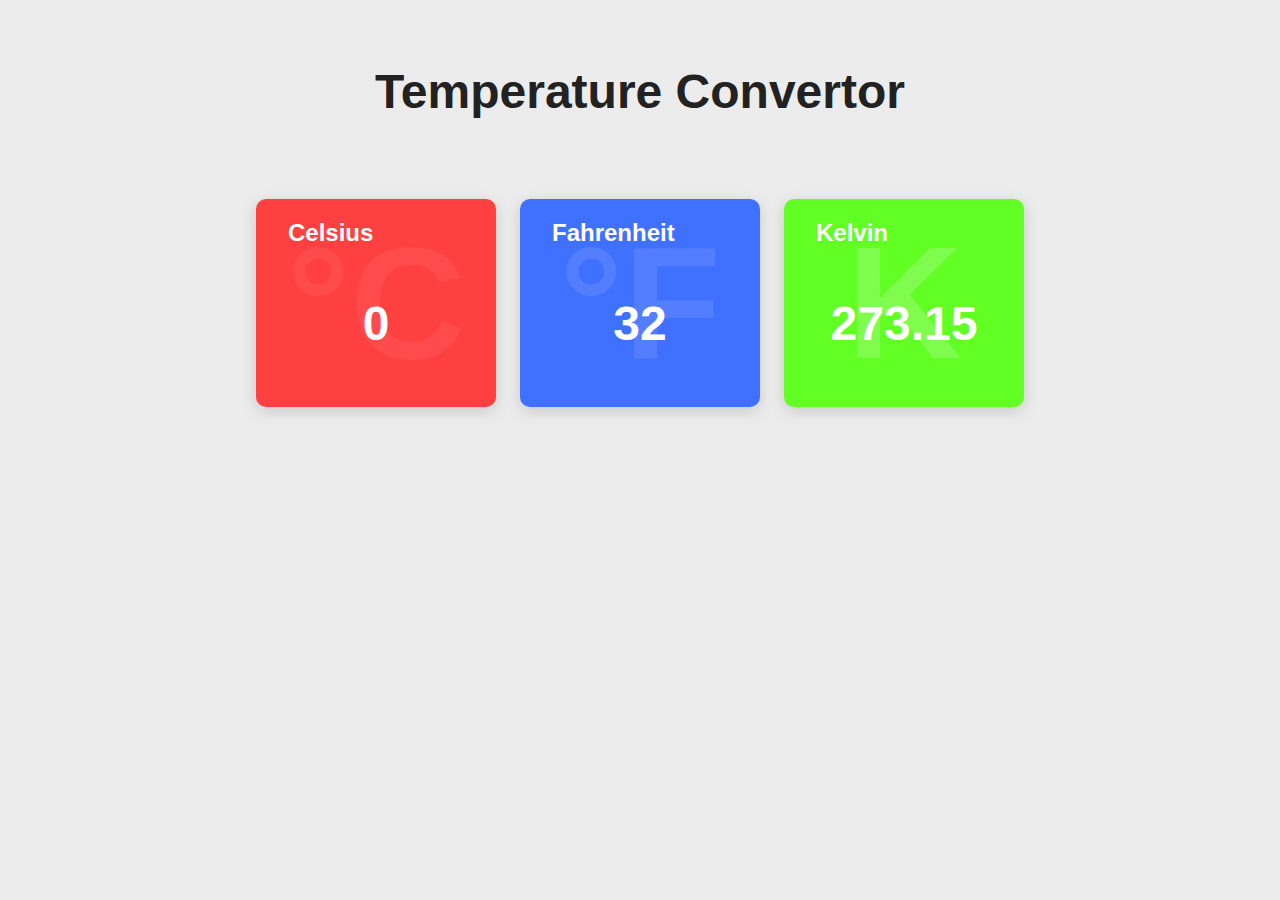
<file: Temperature convertor/index.html>
<!DOCTYPE html>
<html lang="en">
<head>
    <meta charset="UTF-8">
    <meta name="viewport" content="width=device-width, initial-scale=1.0">
    <title>Temperature Convertor</title>
    <link rel="stylesheet" href="style.css">
</head>
<body>

    <h1 class="title">Temperature Convertor</h1>

    <div class="units">
        
        <div class="panel">
            <h1 class="bg-unit">&deg;C</h1>
            <h2>Celsius</h2>
            <input type="number" id="celsius" value="0">
        </div>

        <div class="panel">
            <h1 class="bg-unit">&deg;F</h1>
            <h2>Fahrenheit</h2>
            <input type="number" id="fahrenheit" value="32">
        </div>

        <div class="panel">
            <h1 class="bg-unit">K</h1>
            <h2>Kelvin</h2>
            <input type="number" id="kelvin" value="273.15">
        </div>
    </div>
    
</body>
<script src="script.js"></script>
</html>
</file>
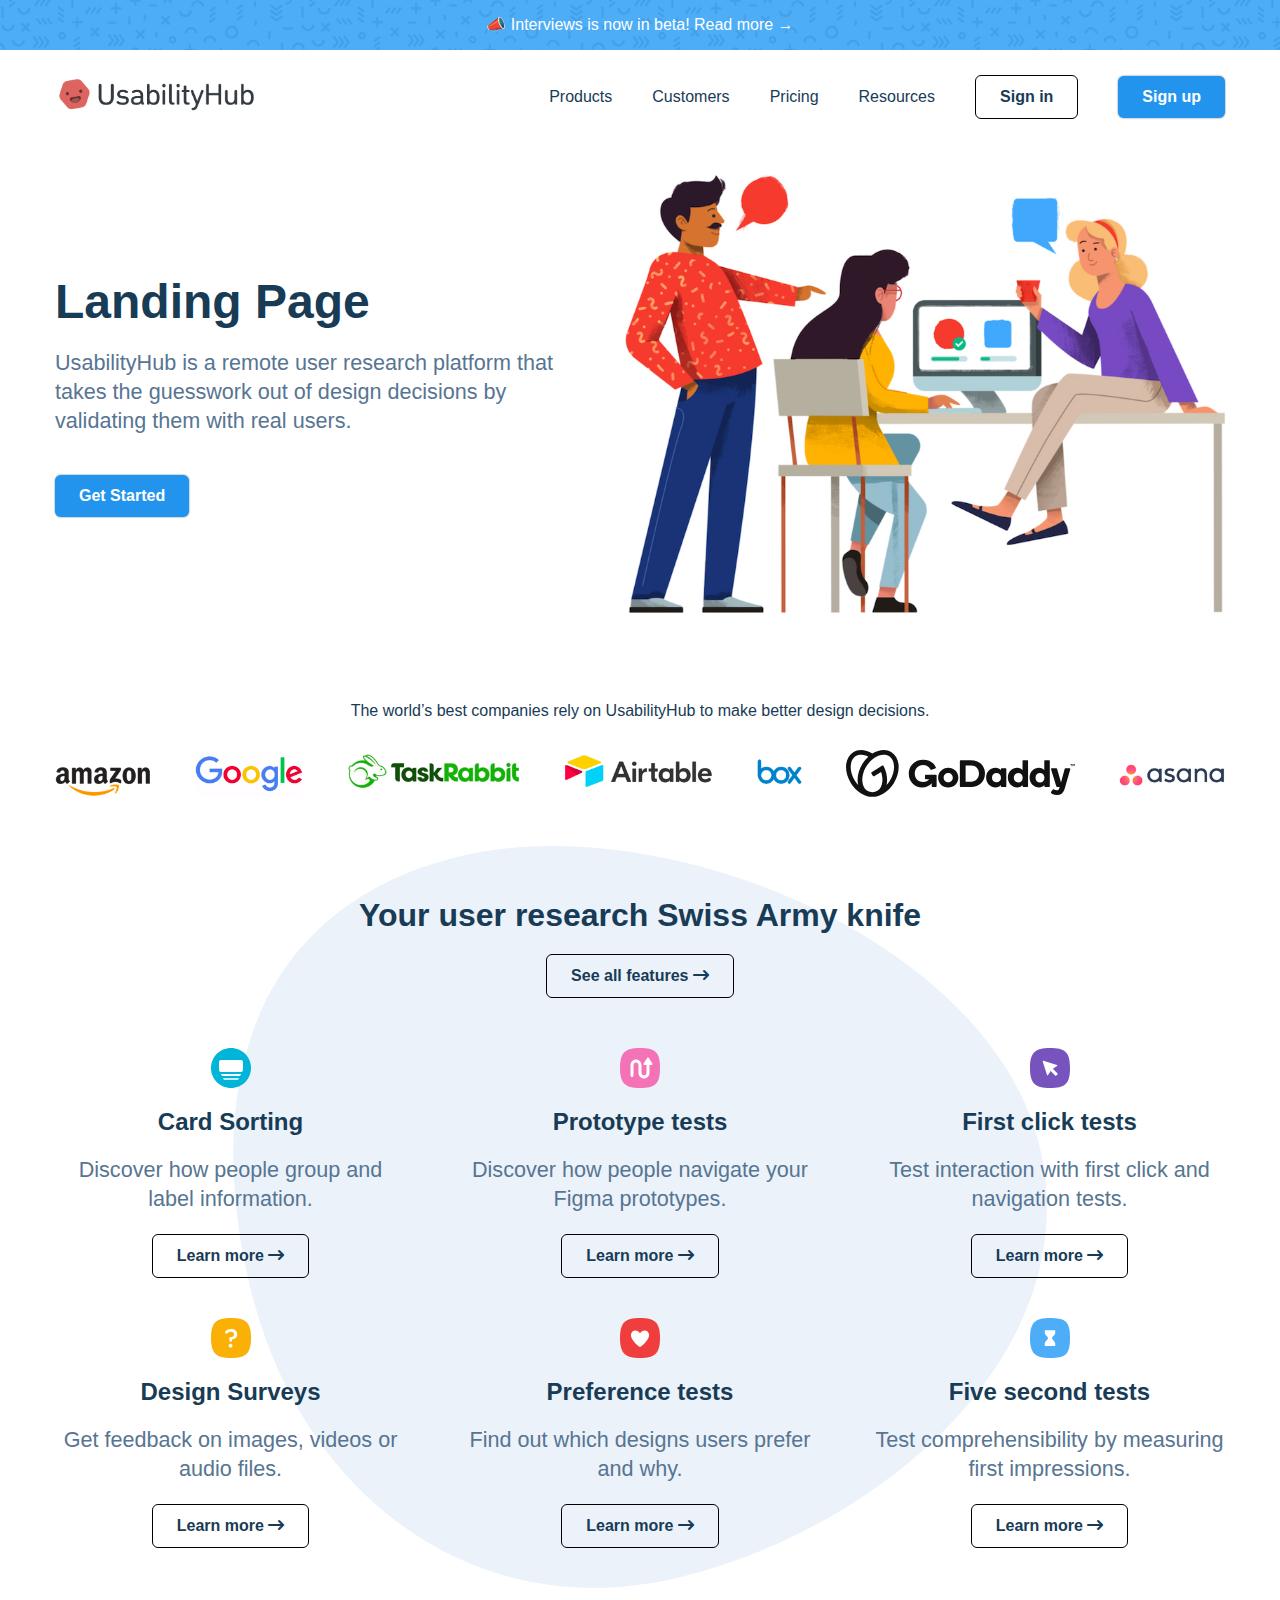
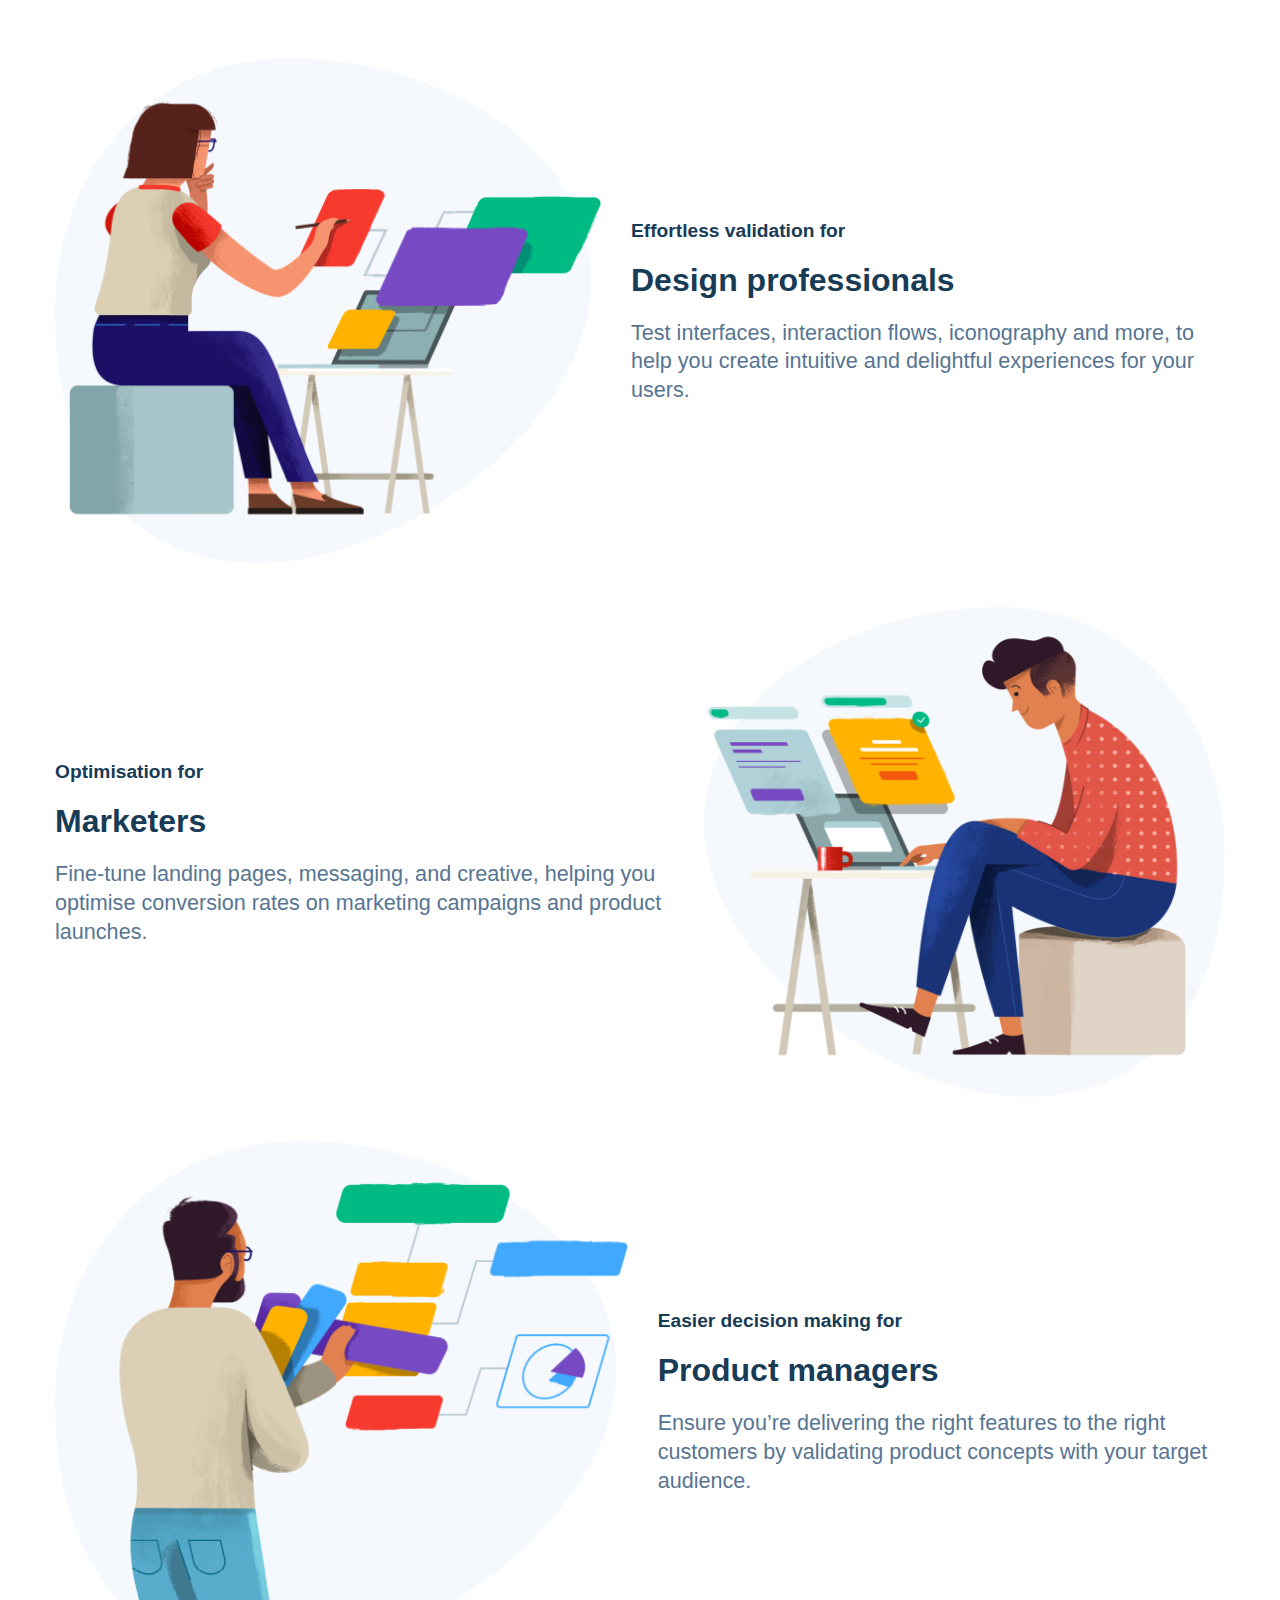
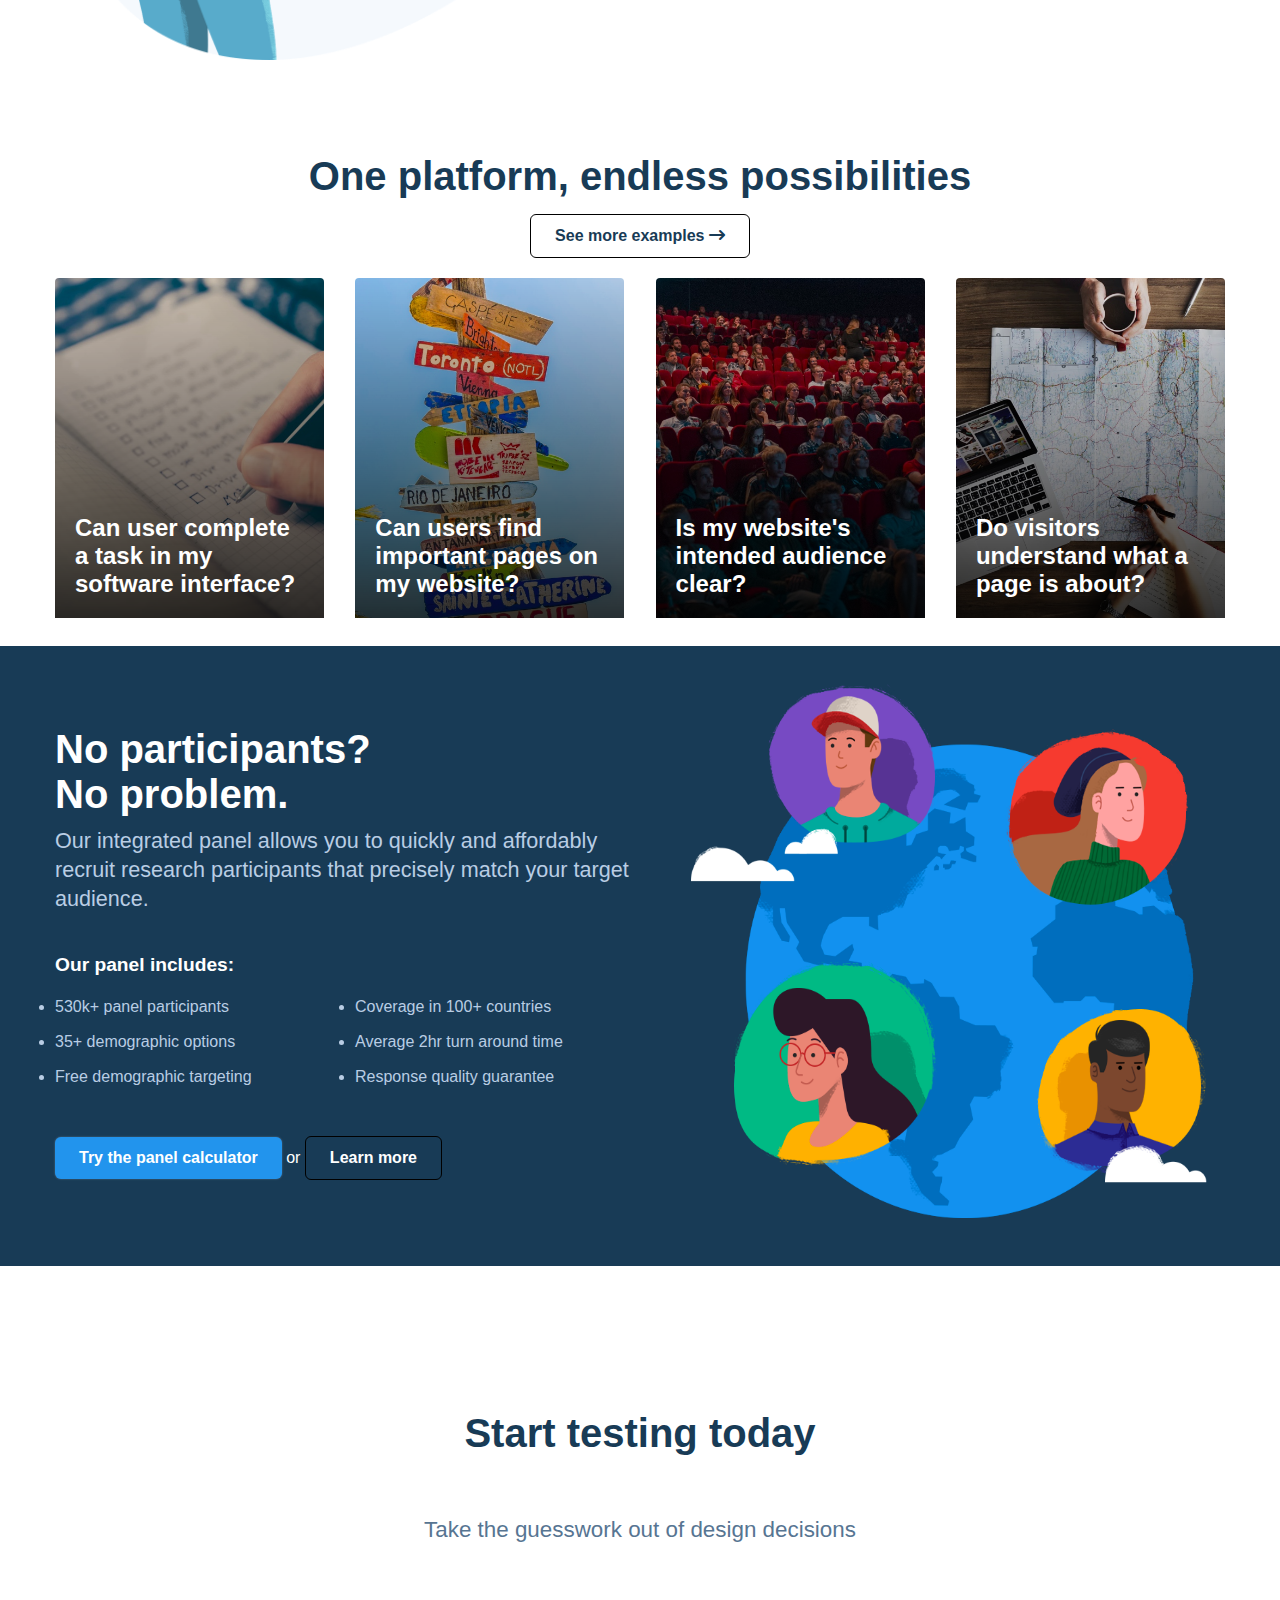
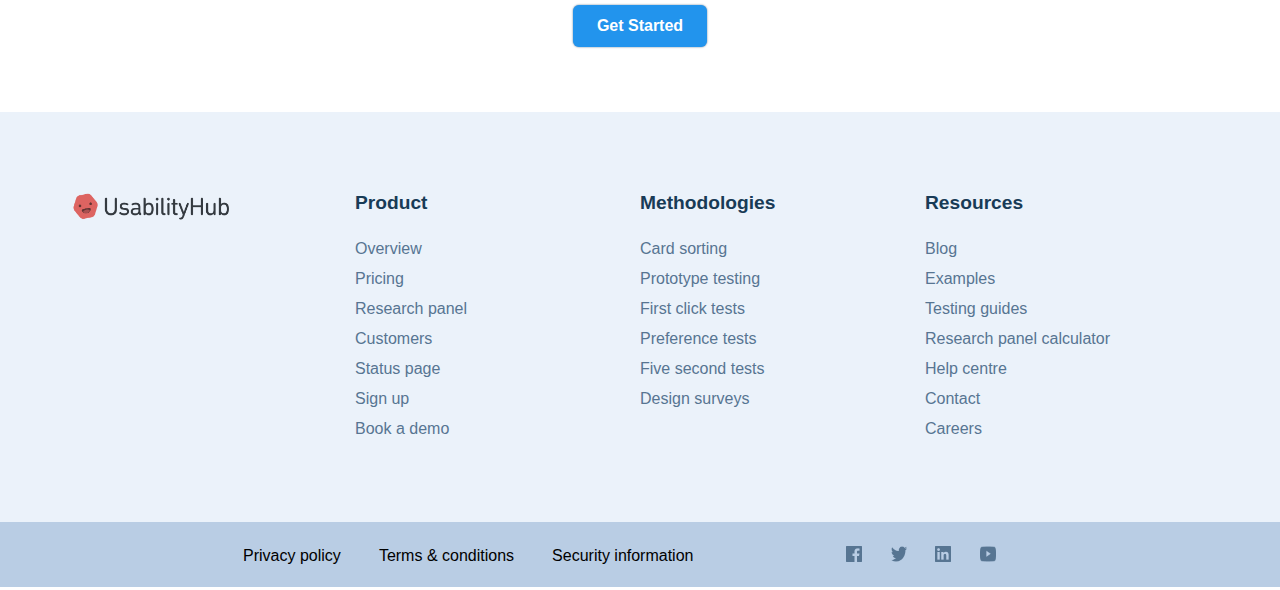
<file: landing page/onee.html>
<!DOCTYPE html>
<html lang="en">
<head>
    <meta charset="UTF-8">
    <meta name="viewport" content="width=device-width, initial-scale=1.0">
    <title>Landing Page</title>
    <link rel="stylesheet" href="https://cdnjs.cloudflare.com/ajax/libs/font-awesome/6.4.0/css/all.min.css">
    <link rel="stylesheet" href="styl.css">
</head>
<body>
    <div class="top-banner">
        <div class="container">
            <div class="small-text banner-text">
                📣 Interviews is now in beta! Read more →
            </div>
        </div>
    </div>

    <nav>
        <div class="container main-nav flex">
            <a href="#" class="comp-logo">
                <img src="./assets/asset 1.png" alt="company logo">
            </a>
            <div class="nav-links">
                <ul class="flex">
                    <li><a href="#" class="hover-link">Products</a></li>
                    <li><a href="#" class="hover-link">Customers</a></li>
                    <li><a href="#" class="hover-link">Pricing</a></li>
                    <li><a href="#" class="hover-link">Resources</a></li>
                    <li><a href="#" class="hover-link sec-button">Sign in</a></li>
                    <li><a href="#" class="hover-link prim-button">Sign up</a></li>
                </ul>
            </div>
        </div>
    </nav>

    <header>
        <div class="container header-section flex">
            <div class="header-left">
                <h1>Landing Page</h1>
                <p>UsabilityHub is a remote user research platform that takes the guesswork out of design decisions by validating them with real users.</p>
                <a href="#" class="prim-button hover-link get-button">Get Started</a>
            </div>
            <div class="header-right">
                <img src="./assets/asset 2.jpeg" alt="hero image">
            </div>

        </div>
    </header>

    <div class="company-section">
        <div class="container">
            <div class="small-text company-header">
                The world’s best companies rely on UsabilityHub to make better design decisions.
            </div>
            <div class="logos flex">
                <img class="logo" src="./assets/asset 3.png" alt="amazon">
                <img class="logo" src="./assets/asset 4.png" alt="google">
                <img class="logo" src="./assets/asset 5.png" alt="task">
                <img class="logo" src="./assets/asset 6.png" alt="airtable">
                <img class="logo" src="./assets/asset 7.png" alt="box">
                <img class="logo" src="./assets/asset 8.svg" alt="godaddy">
                <img class="logo" src="./assets/asset 9.png" alt="asana">
            </div>
        </div>
    </div>

    <div class="feature-section">
        <div class="container">
            <div class="feature-header">
                <h2>Your user research Swiss Army knife</h2>
                <a href="#" class="sec-button">See all features <i class="fa-solid fa-arrow-right-long"></i></a>
            </div>
            <div class="feature-area flex">
                <div class="feature-card flex">
                    <img src="./assets/asset 11.svg" alt="cards">
                    <h3>Card Sorting</h3>
                    <p>Discover how people group and label information.</p>
                    <a href="#" class="sec-button">Learn more <i class="fa-solid fa-arrow-right-long"></i></a>
                </div>
                <div class="feature-card flex">
                    <img src="./assets/asset 13.svg" alt="pt">
                    <h3>Prototype tests</h3>
                    <p>Discover how people navigate your Figma prototypes.</p>
                    <a href="#" class="sec-button">Learn more <i class="fa-solid fa-arrow-right-long"></i></a>
                </div>

                <div class="feature-card flex">
                    <img src="./assets/asset 14.svg" alt="fct">
                    <h3>First click tests</h3>
                    <p>Test interaction with first click and navigation tests.</p>
                    <a href="#" class="sec-button">Learn more <i class="fa-solid fa-arrow-right-long"></i></a>
                </div>

                <div class="feature-card flex">
                    <img src="./assets/asset 15.svg" alt="ds">
                    <h3>Design Surveys</h3>
                    <p>Get feedback on images, videos or audio files.</p>
                    <a href="#" class="sec-button">Learn more <i class="fa-solid fa-arrow-right-long"></i></a>
                </div>

                <div class="feature-card flex">
                    <img src="./assets/asset 16.svg" alt="prt">
                    <h3>Preference tests</h3>
                    <p>Find out which designs users prefer and why.</p>
                    <a href="#" class="sec-button">Learn more <i class="fa-solid fa-arrow-right-long"></i></a>
                </div>

                <div class="feature-card flex">
                    <img src="./assets/asset 17.svg" alt="fst">
                    <h3>Five second tests</h3>
                    <p>Test comprehensibility by measuring first impressions.</p>
                    <a href="#" class="sec-button">Learn more <i class="fa-solid fa-arrow-right-long"></i></a>
                </div>

                
            </div>
        </div>
    </div>


    <section class="big-feature">
        <div class="container flex big-container">
            <div class="feature-img">
                <img src="./assets/asset 18.png" alt="">
            </div>
            <div class="feature-text flex">
                <h4>Effortless validation for</h4>
                <h2>Design professionals</h2>
                <p>Test interfaces, interaction flows, iconography and more, to help you create intuitive and delightful experiences for your users.</p>
            </div>
        </div>
    </section>
    <section class="big-feature">
        <div class="container flex big-container">
            
            <div class="feature-text flex">
                <h4>Optimisation for</h4>
                <h2>Marketers</h2>
                <p>Fine-tune landing pages, messaging, and creative, helping you optimise conversion rates on marketing campaigns and product launches.</p>
            </div>
            <div class="feature-img">
                <img src="./assets/asset 21.png" alt="">
            </div>
        </div>
    </section>
    <section class="big-feature">
        <div class="container flex big-container">
            <div class="feature-img">
                <img src="./assets/asset 24.png" alt="">
            </div>
            <div class="feature-text flex">
                <h4>Easier decision making for</h4>
                <h2>Product managers</h2>
                <p>Ensure you’re delivering the right features to the right customers by validating product concepts with your target audience.</p>
            </div>
        </div>
    </section>


    <section class="example-section">
        <div class="container">
            <div class="example-header">
                    <h2>One platform, endless possibilities </h2>
                    <a href="#" class="sec-button">See more examples <i class="fa-solid fa-arrow-right-long"></i></a>
                
            </div>
            <div class="example-area flex">
                <a href="#" class="example-card" style="background: linear-gradient(rgb(0, 0, 0, 0.1), rgb(0, 0, 0, 0.8)), url(./assets/asset\ 36.jpeg); background-size: cover;">
                    <h3 class="card-text">Can user complete a task in my software interface?</h3>
                </a>
                <a href="#" class="example-card" style="background: linear-gradient(rgb(0, 0, 0, 0.1), rgb(0, 0, 0, 0.8)), url(./assets/asset\ 37.jpeg); background-size: cover;">
                    <h3 class="card-text">Can users find important pages on my website?</h3>
                </a>
                <a href="#" class="example-card" style="background: linear-gradient(rgb(0, 0, 0, 0.1), rgb(0, 0, 0, 0.8)), url(./assets/asset\ 38.jpeg); background-size: cover;">
                    <h3 class="card-text">Is my website's intended audience clear?</h3>
                </a>
                <a href="#" class="example-card" style="background: linear-gradient(rgb(0, 0, 0, 0.1), rgb(0, 0, 0, 0.8)), url(./assets/asset\ 39.jpeg); background-size: cover;">
                    <h3 class="card-text">Do visitors understand what a page is about?</h3>
                </a>
            </div>
        </div>
    </section>


    <section class="info-section ">
        <div class="container flex">
            <div class="info-left flex">
                <div class="info-text">
                    <h2>No participants?</h2>
                    <h2>No problem.</h2>
                    <p>Our integrated panel allows you to quickly and affordably recruit research participants that precisely match your target audience.</p>
                </div>
                <div class="info-data">
                    <h4>Our panel includes: <br><br></h4>
                    <div class="list-data flex">
                        <div class="first ">
                            <ul class="flex line">
                                <li>530k+ panel participants</li>
                                <li>35+ demographic options</li>
                                <li>Free demographic targeting</li>    
                            </ul>
                        </div>
                        <div class="second">
                            <ul class="flex line">
                                <li>Coverage in 100+ countries</li>
                                <li>Average 2hr turn around time</li>
                                <li>Response quality guarantee</li>    
                            </ul>
                        </div>
                    </div>
                </div>
                <div class="info-button">
                    
                    <a href="#" class="hover-link prim-button">Try the panel calculator</a> or
                    <a href="#" class="hover-link sec-button" style="color: white !important;">Learn more </a>
                </div>
            </div>
            <div class="info-right">
                <img src="./assets/asset 40.png" alt="">
            </div>
        </div>
        
    </section>


    <section class="testing-section">
        <div class="container flex test">
            <h2>Start testing today</h2>
            <p>Take the guesswork out of design decisions</p>
            <a href="#" class="prim-button hover-link get-button">Get Started</a>
        </div>
    </section>



    <div class="end-section">
        <div class="container flex end-hub">
            <div class="hub1 sizee">
                <img src="./assets/asset 1.png" alt="logooo">
            </div>
            <div class="hub2 sizee">
                <div class="detail1 column">
                    <h4>Product</h4>
                    <a href="#" class="hover-link">Overview</a>
                    <a href="#" class="hover-link">Pricing</a>
                    <a href="#" class="hover-link">Research panel</a>
                    <a href="#" class="hover-link">Customers</a>
                    <a href="#" class="hover-link">Status page</a>
                    <a href="#" class="hover-link">Sign up</a>
                    <a href="#" class="hover-link">Book a demo</a>
                </div>
            </div>
            <div class="hub3 sizee">
                <div class="detail2 column">
                    <h4>Methodologies</h4>
                    <a href="#" class="hover-link">Card sorting</a>
                    <a href="#" class="hover-link">Prototype testing</a>
                    <a href="#" class="hover-link">First click tests</a>
                    <a href="#" class="hover-link">Preference tests</a>
                    <a href="#" class="hover-link">Five second tests</a>
                    <a href="#" class="hover-link">Design surveys</a>
                    
                </div>
            </div>
            <div class="hub4 sizee">
                <div class="detail3 column">
                    <h4>Resources</h4>
                    <a href="#" class="hover-link">Blog</a>
                    <a href="#" class="hover-link">Examples</a>
                    <a href="#" class="hover-link">Testing guides</a>
                    <a href="#" class="hover-link">Research panel calculator</a>
                    <a href="#" class="hover-link">Help centre</a>
                    <a href="#" class="hover-link">Contact</a>
                    <a href="#" class="hover-link">Careers</a>
                </div>
            </div>
        </div>
        
    </div>

    <footer class="footer-section">
        <div class="container flex">
            <div class="footer-text flex">
                <a href="#" class="hover-link">Privacy policy</a>
                <a href="#" class="hover-link">Terms & conditions</a>
                <a href="#" class="hover-link">Security information</a>
            </div>
            <div class="footer-logo flex">
                <a href=""><img src="./assets/asset 28.png" alt="fb"></a>
                <a href=""><img src="./assets/asset 29.png" alt="fb"></a>
                <a href=""><img src="./assets/asset 30.png" alt="fb"></a>
                <a href=""><img src="./assets/asset 31.png" alt="fb"></a>
            </div>
        </div>
    </footer>
    
    

    <!-- <div class="spacer" style="height: 100vh;"></div> -->
    
</body>
</html>
</file>
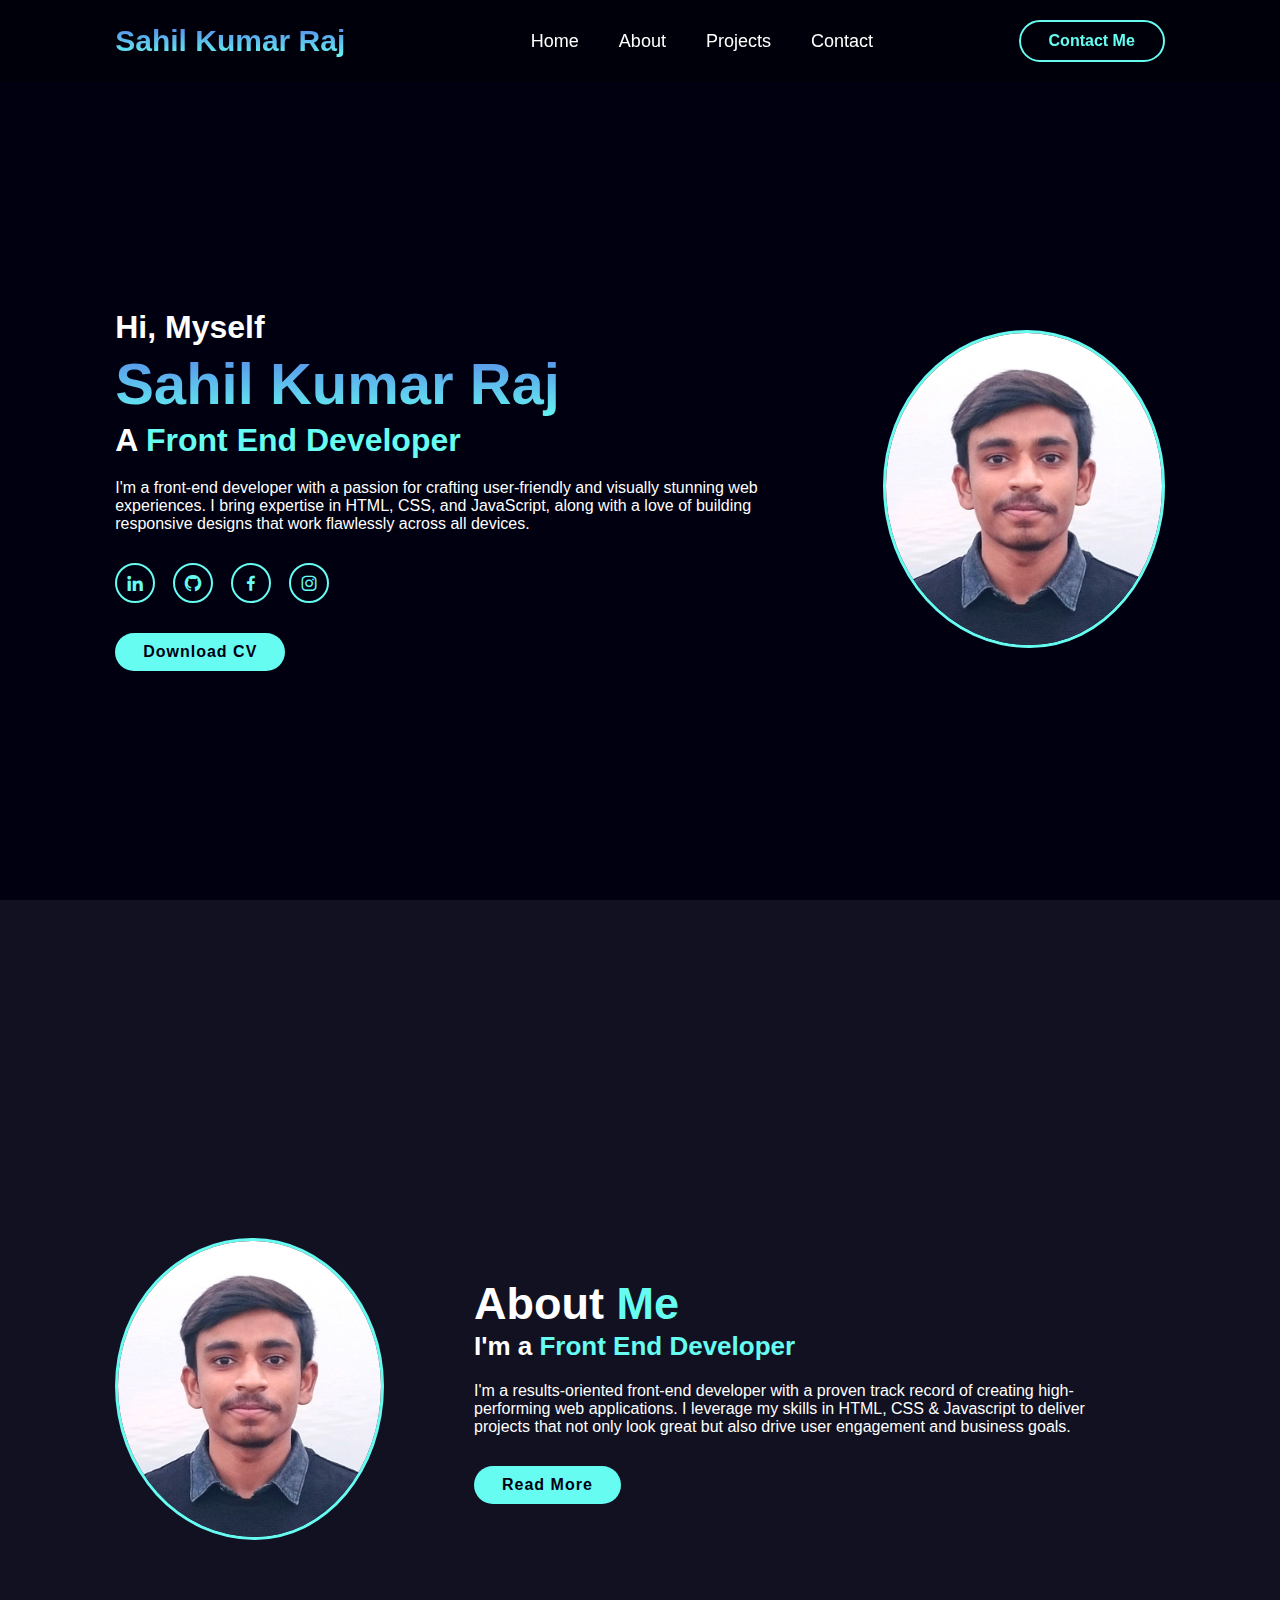
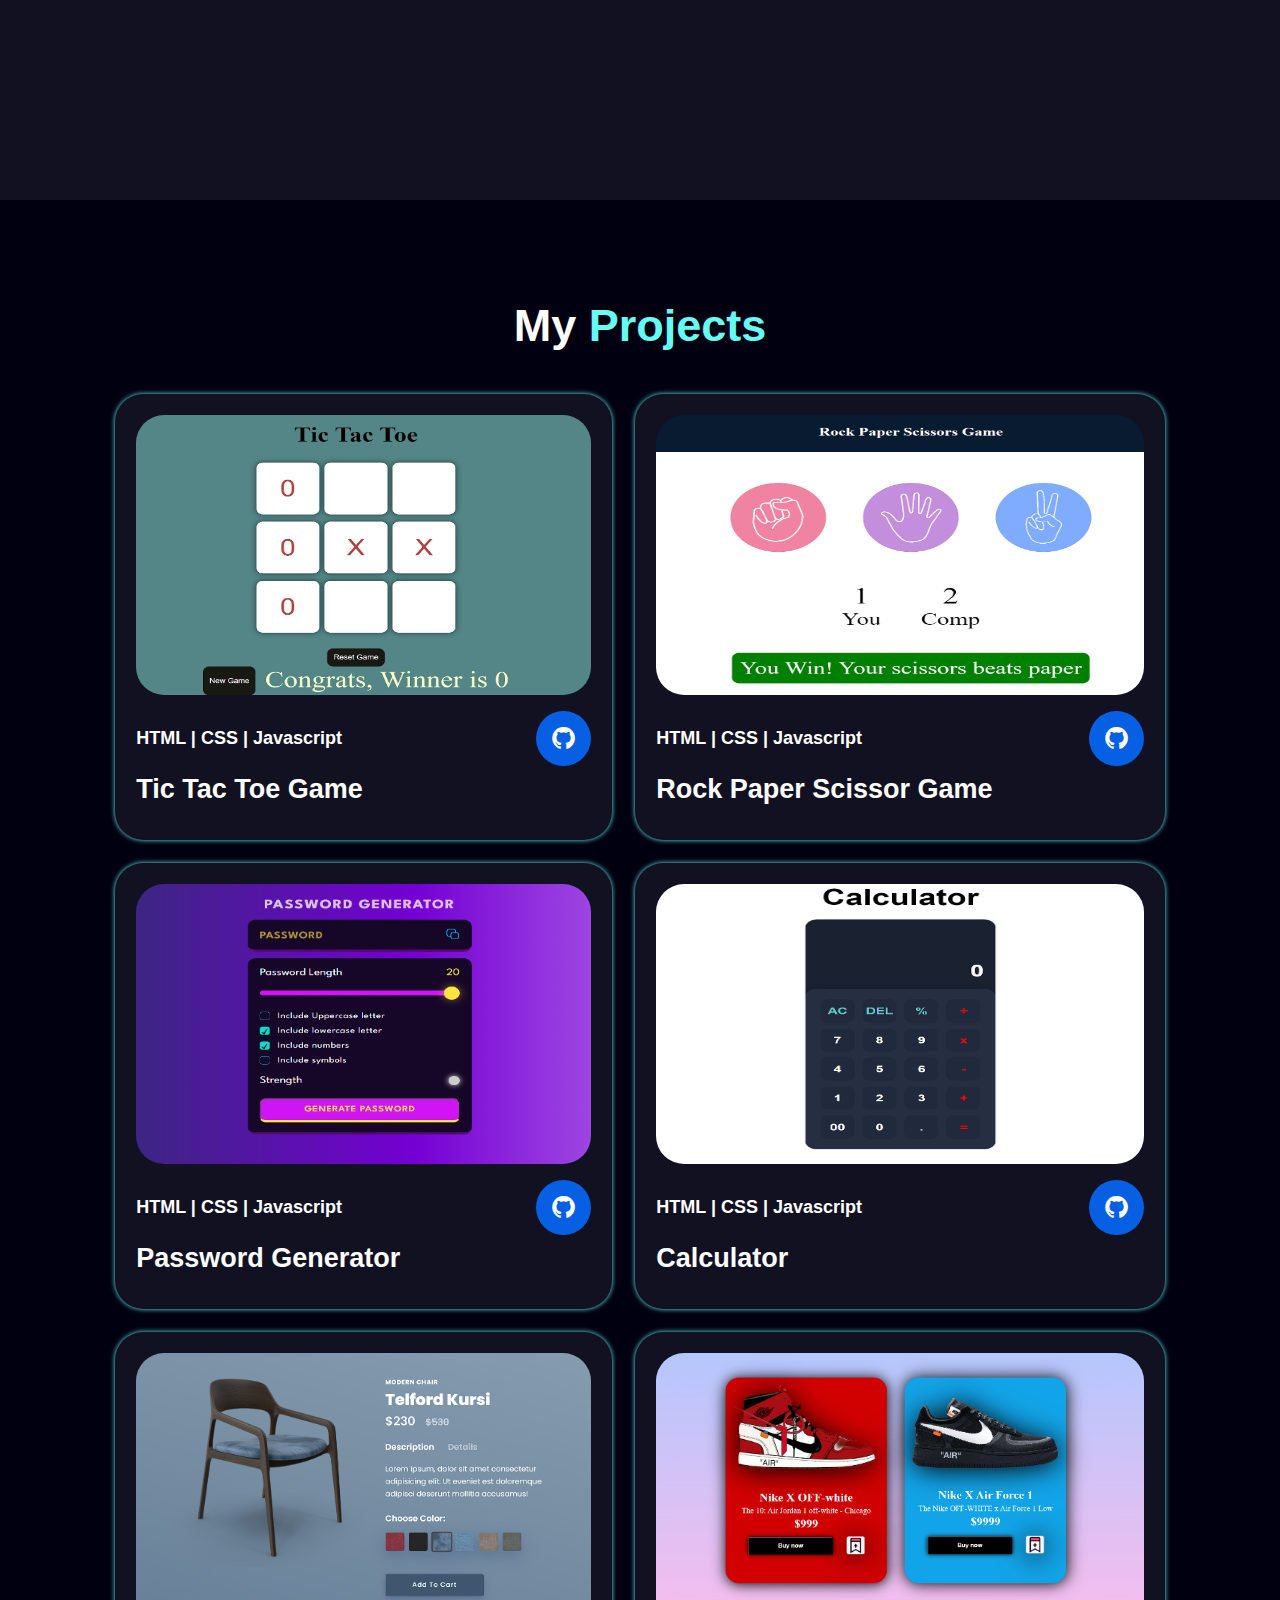
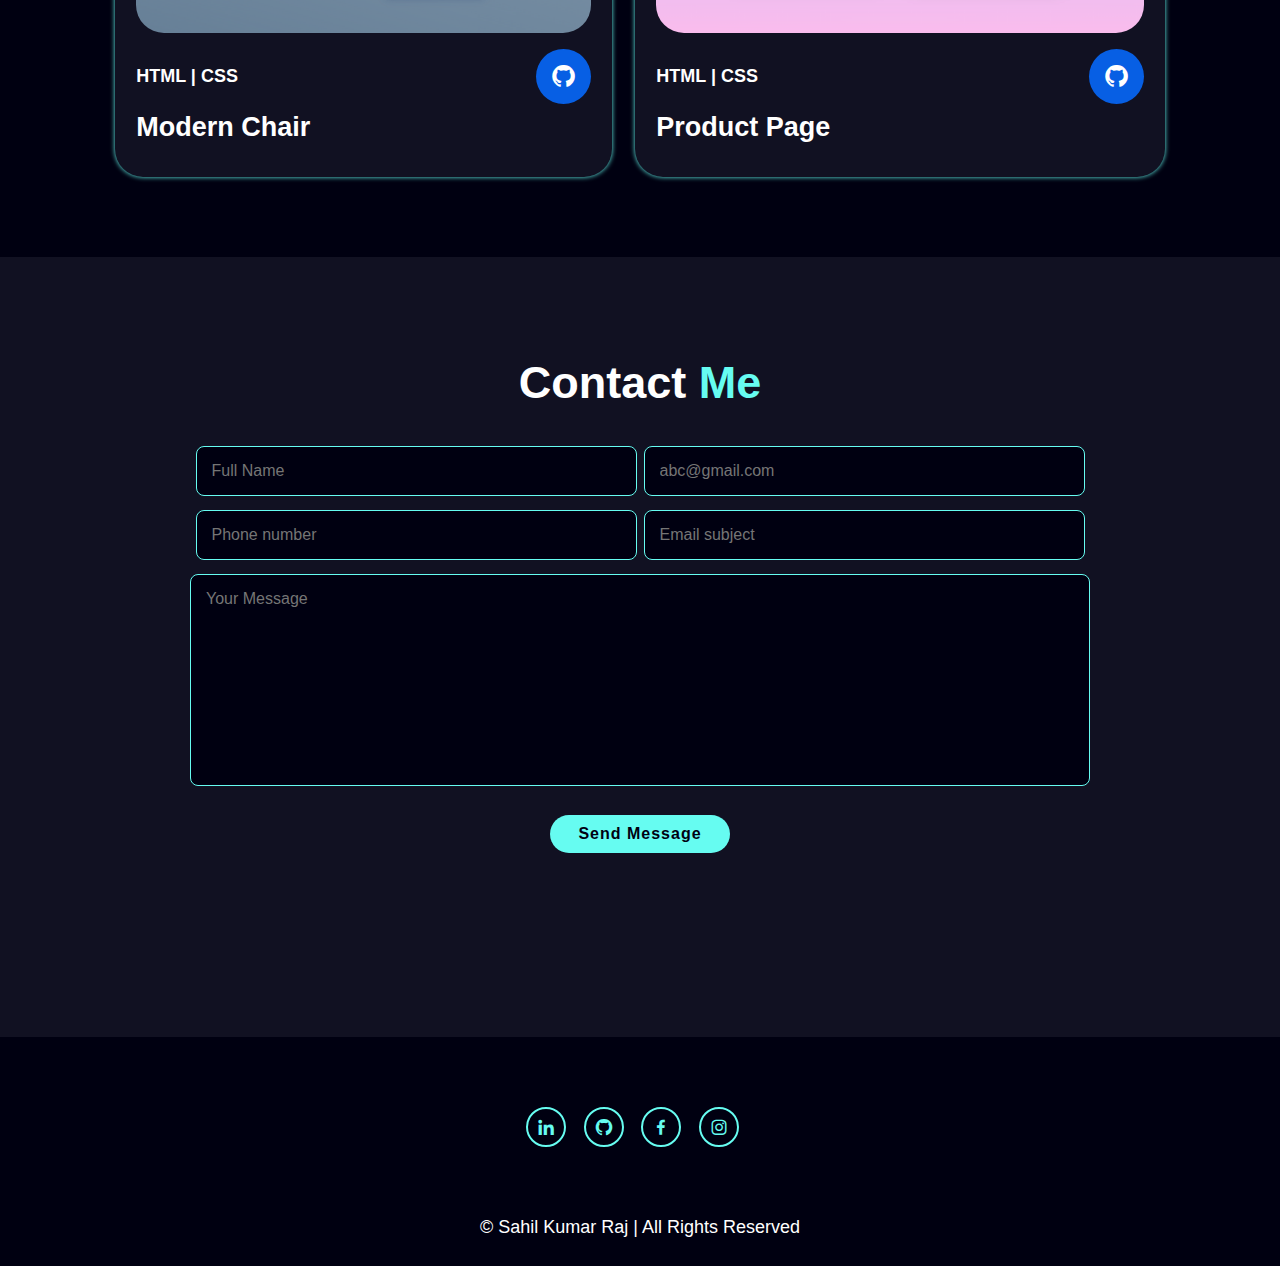
<file: Portfolio/first.html>
<!DOCTYPE html>
<html lang="en">
<head>
    <meta charset="UTF-8">
    <meta name="viewport" content="width=device-width, initial-scale=1.0">
    <link href='https://unpkg.com/boxicons@2.1.4/css/boxicons.min.css' rel='stylesheet'>
    <link rel="stylesheet" href="style.css">
    <title>Sahil - Portfolio</title>
</head>
<body>
    
    <!-- Header section  -->

    <header>
        <a href="#home" class="logo">Sahil Kumar Raj</a>

        <i class='bx bx-menu' id="menu-icon"></i>

        <ul class="navbar">
            <li><a href="#home">Home</a></li>
            <li><a href="#about">About</a></li>
            <li><a href="#projects">Projects</a></li>
            <li><a href="#contact">Contact</a></li>
        </ul>

        <div class="top-btn">
            <a href="#contact" class="nav-btn">Contact Me</a>
        </div>
    </header>

    <!-- home section  -->

    <section class="home" id="home">
        <div class="home-content">
            <h3>Hi, Myself</h3>
            <h1>Sahil Kumar Raj</h1>
            <h3> A <span class="multiple-text">Front End Developer</span></h3>

            <p>I'm a front-end developer with a passion for crafting user-friendly and visually stunning web experiences. I bring expertise in HTML, CSS, and JavaScript, along with a love of building responsive designs that work flawlessly across all devices.
            </p>

            <div class="social-media">
                <a href="#"><i class='bx bxl-linkedin' ></i></a>
                <a href="#"><i class='bx bxl-github'></i></a>
                <a href="#"><i class='bx bxl-facebook'></i></a>
                <a href="#"><i class='bx bxl-instagram' ></i></a>
            </div>

            <a href="#" class="btn">Download CV</a>
        </div>
        <div class="home-img">
            <img src="images/Sahil pic.jpg" alt="Profile pic">
        </div>
    </section>

    <!-- about section  -->

    <section class="about" id="about">
        <div class="about-img">
            <img src="images/Sahil pic.jpg" alt="">
        </div>

        <div class="about-content">
            <h2 class="heading">About <span>Me</span></h2>
            <h3>I'm a <span>Front End Developer</span></h3>
            <p>I'm a results-oriented front-end developer with a proven track record of creating high-performing web applications. I leverage my skills in HTML, CSS & Javascript to deliver projects that not only look great but also drive user engagement and business goals.</p>
            <a href="#" class="btn">Read More</a>
        </div>
    </section>

    <!-- projects section  -->

    <section class="projects" id="projects">

        <h2 class="heading">My <span>Projects</span></h2>

        <div class="projects-content">
            
            <!-- 1st  -->

            <div class="row">
                <img src="images/project1.png" alt="">
                <div class="main-row">
                    <div class="row-text">
                        <h5>HTML | CSS | Javascript</h5>
                    </div>
                    <div class="row-icon">
                        <i class='bx bxl-github'></i>
                    </div>
                </div>
                <h4>Tic Tac Toe Game</h4>
            </div>

            <!-- 2nd -->
             <div class="row">
                <img src="images/project2.png" alt="">
                <div class="main-row">
                    <div class="row-text">
                        <h5>HTML | CSS | Javascript</h5>
                    </div>
                    <div class="row-icon">
                        <i class='bx bxl-github'></i>
                    </div>
                </div>
                <h4>Rock Paper Scissor Game</h4>
            </div>

            <!-- 3rd -->
             <div class="row">
                <img src="images/project3.png" alt="">
                <div class="main-row">
                    <div class="row-text">
                        <h5>HTML | CSS | Javascript</h5>
                    </div>
                    <div class="row-icon">
                        <i class='bx bxl-github'></i>
                    </div>
                </div>
                <h4>Password Generator</h4>
            </div>

            <!-- 4th -->
             <div class="row">
                <img src="images/project4.png" alt="">
                <div class="main-row">
                    <div class="row-text">
                        <h5>HTML | CSS | Javascript</h5>
                    </div>
                    <div class="row-icon">
                        <i class='bx bxl-github'></i>
                    </div>
                </div>
                <h4>Calculator</h4>
            </div>

            <!-- 5th -->
             <div class="row">
                <img src="images/project5.png" alt="">
                <div class="main-row">
                    <div class="row-text">
                        <h5>HTML | CSS</h5>
                    </div>
                    <div class="row-icon">
                        <i class='bx bxl-github'></i>
                    </div>
                </div>
                <h4>Modern Chair</h4>
            </div>

            <!-- 6th -->
             <div class="row">
                <img src="images/project6.png" alt="">
                <div class="main-row">
                    <div class="row-text">
                        <h5>HTML | CSS</h5>
                    </div>
                    <div class="row-icon">
                        <i class='bx bxl-github'></i>
                    </div>
                </div>
                <h4>Product Page</h4>
            </div>

        </div>
    </section>

    <!-- contact section  -->

    <section class="contact" id="contact">
        <h2 class="heading">Contact <span>Me</span></h2>

        <form action="#">
            <div class="input-box">
                <input type="text" placeholder="Full Name">
                <input type="email" placeholder="abc@gmail.com">
            </div>
            <div class="input-box">
                <input type="number" placeholder="Phone number">
                <input type="text" placeholder="Email subject">
            </div>

            <textarea name="message" id="" cols="30" rows="10" placeholder="Your Message"></textarea>
            <input type="submit" value="Send Message" class="btn">
            
        </form>
    </section>

    <!-- footer section  -->

    <footer class="footer">
        <div class="social">
            <a href="#"><i class='bx bxl-linkedin' ></i></a>
            <a href="#"><i class='bx bxl-github'></i></a>
            <a href="#"><i class='bx bxl-facebook'></i></a>
            <a href="#"><i class='bx bxl-instagram' ></i></a>
        </div>

        <p class="copyright">
            &copy; Sahil Kumar Raj | All Rights Reserved 
        </p>
    </footer>
</body>
</html>
</file>
<file: Temperature convertor/style.css>
body {
    margin: 0;
    font-family: sans-serif;
    background: #ececec;
    text-align: center;
    padding: 2rem;
    color: #fff;
}

.title {
    font-size: 3rem;
    margin-bottom:5rem;
    color: #222;
}

.units {
    display: flex;
    justify-content: center;
    align-items: center;
    gap: 1.5rem;
    flex-wrap: wrap;
}

.panel {
    border-radius: 10px;
    box-shadow: 0 4px 15px rgba(0, 0, 0, 0.15);
    min-width: 15rem;
    min-height: 13rem;
    position: relative;
}

.panel:nth-child(1) {
    background: #ff4040;
}
.panel:nth-child(2) {
    background: #4070ff;
}
.panel:nth-child(3) {
    background: #62ff24;
}

.bg-unit {
    margin: 0;
    position: absolute;
    top: 50%;
    left: 50%;
    transform: translate(-50%, -50%);
    font-size: 10rem;
    z-index: 0;
    pointer-events: none;
}

.panel:nth-child(1) .bg-unit {
    color: #ff4b4b;
}
.panel:nth-child(2) .bg-unit {
    color: #537eff;
}
.panel:nth-child(3) .bg-unit {
    color: #7ffc4e;
}

.panel h2, .panel input {
    position: relative ;
}

.panel h2 {
    text-align: left;
    padding-left: 2rem;
}

.panel input::-webkit-outer-spin-button,
.panel input::-webkit-inner-spin-button {
    -webkit-appearance: none;
    margin: 0;
}

.panel input {
    border: none;
    background: none;
    margin-top: 0.5rem;
    width: 4em;
    height: 2em;
    font-size: 3rem;
    font-weight: 600;
    text-align: center;
    color: #fff;
}

.panel input:focus {
    outline: none;
}
</file>
<file: landing page/styl.css>
* {
    margin: 0;
    padding: 0;
    box-sizing: border-box;
}

body{
    font-family: 'Poppins', sans-serif;
    color: #183b56;
}

h1 {
    font-size: 3rem;
}

h2 {
    font-size: 2rem;
}

h3 {
    font-size: 1.5rem;
}
h4{
    font-size: 1.2rem;
}

p {
    font-family: 'Roboto', sans-serif;
    font-size: 1.35rem;
    color: #577592;
    line-height: 1.8rem;
}

a {
    text-decoration: none;
    display: inline-block;
}

.small-text {
    font-size: 1rem;
    font-weight: 530;

}

ul {
    list-style: none;
}

.hover-link{
    color: #183b56;
    transition: 0.2s ease-out;
}

.hover-link:hover{
    color: #2294ed ;
}

.prim-button{
    background-color:#2294ed;
    border-radius: 6px;
    font-weight: 700;
    color: white !important;
    padding: 12px 24px;
    box-shadow: 0 0 2px #577592;
    transition: 0.2s ease-out;
}

.prim-button:hover{
    background-color: #1d69a3;
}

.sec-button{
    border: 1.2px solid black;
    border-radius: 6px;
    font-weight: 600;
    color: #183b56 !important;
    padding: 12px 24px;
    transition: 0.2s ease-out;
}

.sec-button:hover{
    border-color: #0fa0e8;
    color: #0fa0e8 !important;
}

.container {
    max-width: 1180px;
    margin-inline: auto;
    padding: 5px;
    
}

.top-banner {
    background-color: #4dadf7;
    height: 50px;
    background-image: url(./assets/asset\ 32.png);
    background-size: 300px;
}

.banner-text {
    color: white;
    padding: 10px 30px;
    text-align: center;
}

.flex{
    display: flex;
    align-items: center;
}

.comp-logo img{
    width: 200px;
    
}

.main-nav{
    justify-content: space-between;
    margin-top: 20px;
    font-size: 1rem;
}

.nav-links{
    flex-basis: 730px;
}

.nav-links ul{
    justify-content: end;
    gap: 40px;
}

header {
    padding: 45px 20px;
}

.header-section {
    justify-content: center;
    gap: 60px;
}

.header-left {
    max-width: 40vw;
}

.header-left p{
    margin-top: 20px;
}

.get-button {
    margin-top: 40px;

}
.get-button:hover {
    animation: rotate 0.7s reverse;
}


.header-right img {
    width: 600px;
}


.company-header {
    text-align: center;
    color: #183b56;
    margin-block: 30px;
}

.logo {
    height: 47px;
}
.logos {
    justify-content: space-between;
    flex-wrap: wrap;
}

.feature-section {
    padding: 50px 20px 40px;
    background-image: url(./assets/asset\ 34.svg);
    background-repeat: no-repeat;
    background-position: center;
    background-size: 51rem;
    margin-top: 40px;
    margin-bottom: 30px;
    margin-inline: auto;
}

.feature-header{
    text-align: center;
}
.feature-header h2 {
    margin-bottom: 20px;
}

.feature-card {
    flex-direction: column;
    gap: 20px;
    max-width: 30%;
    text-align: center;

}

.feature-area {
    flex-wrap: wrap;
    justify-content: space-between;
    margin-top: 50px;
    gap: 40px;
}
.feature-card img{
    height: 40px;
    width: 40px;
}


.big-feature {
    padding: 30px 20px 0;
}
.big-container {
    gap: 30px;
}
.feature-img img{
    width: 100%;
}
.feature-text {
    flex-direction: column;
    align-items: flex-start;
    gap: 20px;

}



.example-section {
    padding: 50px 20px 1px;
    margin-top: 30px;
    margin-bottom: 2px;
}
.example-header{
    text-align: center;
   
}
.example-header h2{
    font-size: 40px;
    margin-bottom: 15px;
}
.example-card {
    width: 23%;
    position: relative;
    min-height: 340px;
    background: black;
    border-radius: 4px 4px 0 0;
    transition: 0.1s ease-out;
}
.example-card:hover{
    box-shadow: 0 0 12px #888;
}
.example-area{
    justify-content: space-between;
    margin-block: 20px;
}
.card-text {
    position: absolute;
    bottom: 20px;
    left: 20px;
    right: 20px;
    color: white;
}


.info-section
{
    background-color: #183b56;
    width: 100%;
    height: 620px;
    color: white !important;
    
}
.info-left{
    padding-block: 30px;
    flex-direction: column;
    align-items: flex-start;
    gap: 40px;
}
.info-right img{
    width: 600px;
    height: 600px;
}
.info-text h2 {
    color: white;
    font-size: 2.5rem;
}
.info-text p{
    margin-top: 10px;
    color: #b9cde4;
}
.info-data h4 {
    color: white;
}
.list-data {
    
    color: #b9cde4 ;
    font-weight: 200;
    width: 600px;  
}
.info-button{
    margin-top: 10px;
}
.first{
    width: 50%;
}
.info-section ul {
    list-style: disc;
    
}
.line{
    flex-direction: column;
    align-items: flex-start;
    gap: 17px;
}



.testing-section {
    margin-top: 20px;
    padding-block: 25px;
}
.test {
    flex-direction: column;
    margin-top: 60px;
    padding: 40px;
    align-items: center;
}
.test h2 {
    margin-bottom: 40px;
    font-size: 2.5rem;
}
.test p {
    margin-block: 20px;
    font-size: 1.4rem;
}


.end-section{
    background-color: #ebf2fa;
    width: 100%;
    height: 410px;
}
.end-section a{
    color: #577592;
}
.hub1{
    width: 23%;
    
}
.hub1 img {
    width: 160px;
    height: 30px;
}
.end-hub{
    padding: 80px 20px;
    justify-content: space-between ;
}
.sizee{
    width: 25%;
    height: 300px;
}

.column {
    display: flex;
    flex-direction: column;
    gap: 12px;
}
.column h4 {
    margin-bottom: 14px;
}
.column a {
    font-size: 1rem;
    
}




.footer-section {
    width: 100%;
    height: 65px;
    background-color: #b9cde4;
    padding-bottom: 0;
}
.footer-text {
    margin-left: 150px;
    margin-right: 90px;
    margin-block: 20px;
    width: 45%;
    justify-content: space-evenly;
    gap: -40px;
    
}
.footer-logo {
    padding: 10px;
    width: 17%;
    justify-content: space-around;
}
.footer-text a{
    color: black ;
}
.footer-logo img{
    width: 16px;
    height: 16px;
}
.footer-text a{
    transition: 0.2s ease-out;
}
</file>
<file: Portfolio/style.css>
* {
    margin: 0;
    padding: 0;
    box-sizing: border-box;
    text-decoration: none;
    list-style: none;
    border: none;
    outline: none;
    scroll-behavior: smooth;
    font-family: -apple-system, sans-serif;
}

:root {
    --bg-color: #001;
    --second-bg-color: #112;
    --text-color: #fff;
    --main-color: #66fcf1;
}

html {
    font-size: 62.5%;
    overflow-x: hidden;
}

body {
    background: var(--bg-color);
    color: var(--text-color);
}

section {
    min-height: 100vh;
    padding: 10rem 9% 2rem;
}

header {
    position: fixed;
    width: 100%;
    top:  0;
    right: 0;
    z-index: 1000;
    display: flex;
    align-items: center;
    justify-content: space-between;
    padding: 2rem 9%;
    background: rgba(0, 0, 0, 0.4);
    backdrop-filter: blur(10px);
    transition: all 0.3s ease;
}

.logo {
    font-size: 3rem;
    font-weight: 700;
    cursor: pointer;
    background: -webkit-linear-gradient(#5680e9, #66fcf1);
    background-clip: text;
    -webkit-text-fill-color: transparent;
}

.navbar {
    display: flex;
}

.navbar a{
    font-size: 1.8rem;
    font-weight: 500;
    color: var(--text-color);
    margin-left: 4rem;
    transition: all 0.3s ease;
    border-bottom: 3px solid transparent;
}

.navbar a:hover,
.navbar a.active {
    color: var(--main-color);
    border-bottom: 3px solid var(--main-color);
}

#menu-icon {
    font-size: 3.6rem;
    color: var(--main-color);
    cursor: pointer;
    display: none;
}

.nav-btn {
    display: inline-block;
    padding: 1rem 2.8rem;
    background: transparent;
    color: var(--main-color);
    border: 2px solid var(--main-color);
    border-radius: 4rem;
    font-size: 1.6rem;
    font-weight: 600;
    transition: all 0.3s ease;
}

.nav-btn:hover {
    background: var(--main-color);
    color: var(--text-color);
    box-shadow: 0 0 7px var(--main-color);
    transform: scale(1.05);
}

/* home section  */

.home {
    display: flex;
    justify-content: center;
    align-items: center;
    gap: 8rem;
    background-color: var(--bg-color);
}

.home-content h3{
    font-size: 3.2rem;
    font-weight: 700;
}

.home-content h3:nth-of-type(2) {
    margin-bottom: 2rem;
}

span {
    color: var(--main-color);
}

.home-content h1 {
    font-size: 5.8rem;
    font-weight: 700;
    line-height: 1.3;
    background: -webkit-linear-gradient(#5680e9, #66fcf1);
    background-clip: text;
    -webkit-text-fill-color: transparent;
}

.home-img img {
    width: 22vw;
    border: 3px solid var(--main-color);
    border-radius: 51% 49% 48% 52% / 49% 49% 51% 51%;
    animation: borderAnimation 5s linear infinite;
}

@keyframes borderAnimation {
    0% {
        border-radius: 51% 49% 48% 52% / 49% 49% 51% 51%;
    }
    35% {
        border-radius: 60% 40% 57% 43% / 40% 54% 46% 60%;
    }
    65% {
        border-radius: 67% 33% 68% 32% / 27% 70% 30% 73%;
    }
    100% {
        border-radius: 51% 49% 48% 52% / 49% 49% 51% 51% ;
    }
}

.home-content p {
    font-size: 1.6rem;
}

.social-media a{
    display: inline-flex;
    justify-content: center;
    align-items: center;
    width: 4rem;
    height: 4rem;
    background: transparent;
    border: 0.2rem solid var(--main-color);
    border-radius: 50%;
    font-size: 2rem;
    color: var(--main-color);
    margin: 3rem 1.5rem 3rem 0;
    transition: 0.3s ease;
}

.social-media a:hover{
    transform: scale(1.1) translateY(-6px);
    background-color: var(--main-color);
    color: var(--text-color);
    box-shadow: 0 0 7px var(--main-color);
}

.btn {
    display: inline-flex;
    padding: 1rem 2.8rem;
    background: var(--main-color);
    border-radius: 4rem;
    box-shadow: none;
    font-size: 1.6rem;
    color: var(--bg-color);
    letter-spacing:0.1rem ;
    font-weight: 600;
    transition: 0.3s ease;
}

.btn:hover{
    box-shadow: 0 0 1.6rem var(--main-color);
}

/* about section  */

.about {
    display: flex;
    justify-content: center;
    align-items: center;
    gap: 5rem;
    background: var(--second-bg-color);
}

.about-img img {
    width: 21vw;
    border: 3px solid var(--main-color);
    border-radius: 51% 49% 48% 52% / 49% 49% 51% 51%;
    animation: borderAnimation 5s linear infinite;
}

.heading {
    text-align: center;
    font-size: 4.5rem;
}

.about-content {
    padding: 0 4rem;
}

.about-content h2 {
    text-align: left;
    line-height: 1.2;
}

.about-content h3{
    font-size: 2.6rem;
}

.about-content p{
    font-size: 1.6rem;
    margin: 2rem 0 3rem;
}

/* scroll bar design  */

::-webkit-scrollbar {
    width: 15px;
}

::-webkit-scrollbar-thumb {
    background-color: var(--main-color);
    width: 50px;
}

/* projects section  */

.projects {
    background: var(--bg-color);
    margin-bottom: 6rem;
}

.projects-content {
    display: grid;
    grid-template-columns: repeat(auto-fit, minmax(350px, auto));
    align-items: center;
    gap: 2.3rem;
    margin-top: 4.2rem;
}

.row {
    background: var(--second-bg-color);
    border-radius: 28px;
    border: 1px solid transparent;
    box-shadow: 0 0 5px var(--main-color);
    padding: 20px;
    transition: all 0.3s ease;
}

.row img {
    height: 280px;
    width: 100%;
    border-radius: 28px;
    margin-bottom: 1.4rem;
}

.main-row {
    display: flex;
    align-items: center;
    justify-content: space-between;
    margin-bottom: 0.5rem;
}

.row h5{
    font-size: 18px;
    font-weight: 600;
    color: var(--text-color);
}

.row i {
    display: inline-flex;
    align-items: center;
    justify-content: center;
    width: 55px;
    height: 55px;
    font-size: 27px;
    border-radius: 50%;
    color: var(--text-color);
    background: #075fe4;
}

.row h4 {
    font-size: 27px;
    font-weight: 700;
    margin-bottom: 10px;
    line-height: 1.4;
}

.row:hover {
    border: 1px solid var(--main-color);
    transform: translateY(-5px) scale(1.03);
    cursor: pointer;
}


/* contact section  */

.contact {
    background: var(--second-bg-color);
    margin-bottom: -12rem;
}

.contact h2 {
    margin-bottom: 3rem;
    color: var(--text-color);
}

.contact form {
    max-width: 90rem ;
    margin: 1rem auto;
    text-align: center;
    margin-bottom: 3rem;
}

.contact form .input-box {
    display: flex;
    justify-content: center;
    flex-wrap: wrap;
}

.contact form .input-box input,
.contact form textarea {
    width: 100%;
    padding: 1.5rem;
    font-size: 1.6rem;
    color: var(--text-color);
    background: var(--bg-color);
    border-radius: 0.8rem;
    border: 1px solid var(--main-color);
    margin: 0.7rem 0;
    resize: none;
}

.contact form .input-box input {
    width: 49%;
    margin: 0.7rem 0.35rem;
}

.contact form .btn {
    margin-top: 2rem;
}

/* footer section  */

.footer {
    position: relative;
    bottom: 0;
    width: 100%;
    padding: 40px 0;
    background: var(--bg-color);
}

.footer .social {
    text-align: center;
    padding-bottom: 25px;
    color: var(--main-color);
}

.footer .social a {
    display: inline-flex;
    justify-content: center;
    align-items: center;
    width: 4rem;
    height: 4rem;
    background: transparent;
    border: 0.2rem solid var(--main-color);
    border-radius: 50%;
    font-size: 2rem;
    color: var(--main-color);
    margin: 3rem 1.5rem 3rem 0;
    transition: 0.3s ease;
}

.footer .social a:hover {
    transform: scale(1.1) translateY(-6px);
    background-color: var(--main-color);
    color: var(--text-color);
    box-shadow: 0 0 7px var(--main-color);
}

.footer .copyright {
    margin: 15px 0 -12px 0;
    text-align: center;
    font-size: 18px;
    color: var(--text-color);
}

/* responsive design  */

@media (max-width: 1285px) {
    html {

    }
}

@media (max-width: 991px) {
    header {
        padding: 2rem 3%;
    }
    section {
        padding: 10rem 3% 2rem;
    }
    .footer{
        padding: 2rem 3%;
    }
}

@media (max-width: 850px) {
    #menu-icon {
        display: block;
    }
    .navbar {
        position: absolute;
        top: 100%;
        right: -100%;
        width: 255px;
        min-height: 100vh;
        display: flex;
        flex-direction: column;
        background: rgba(0, 0, 0, 0.9);
        transition: all 0.3s ease;
        backdrop-filter: blur(10px);
    }
    .navbar a{
        display: block;
        padding: 17px;
        font-size: 22px;
    }
    .navbar.active {
        right: 0;
    }
    .home {
        flex-direction: column;
    }
    .home-content h3 {
        font-size: 2.6rem;
    }
    .home-content h1 {
        font-size: 5rem;
    }
    .home-content {
        order: 2;
    }
    .home-img img {
        width: 70vw;
        margin-top: 4rem;
    }
    .about {
        flex-direction: column;
    }
    .about-img img {
        width: 70vw;
        margin-top: 4rem;
    }
    .contact form .input-box input {
        width: 100%;
    }
}

@media (max-width: 630px) {
    .home-img img {
        width: 80vw;
        margin-top: 8rem;
    }
    .about-img img{
        width: 80vw;
        margin-top: 4rem;
    }
}

@media (max-width: 440px) {
    .heading {
        font-size: 5rem;
        text-align: center;
        margin: 2rem 0;
    }
}
</file>
